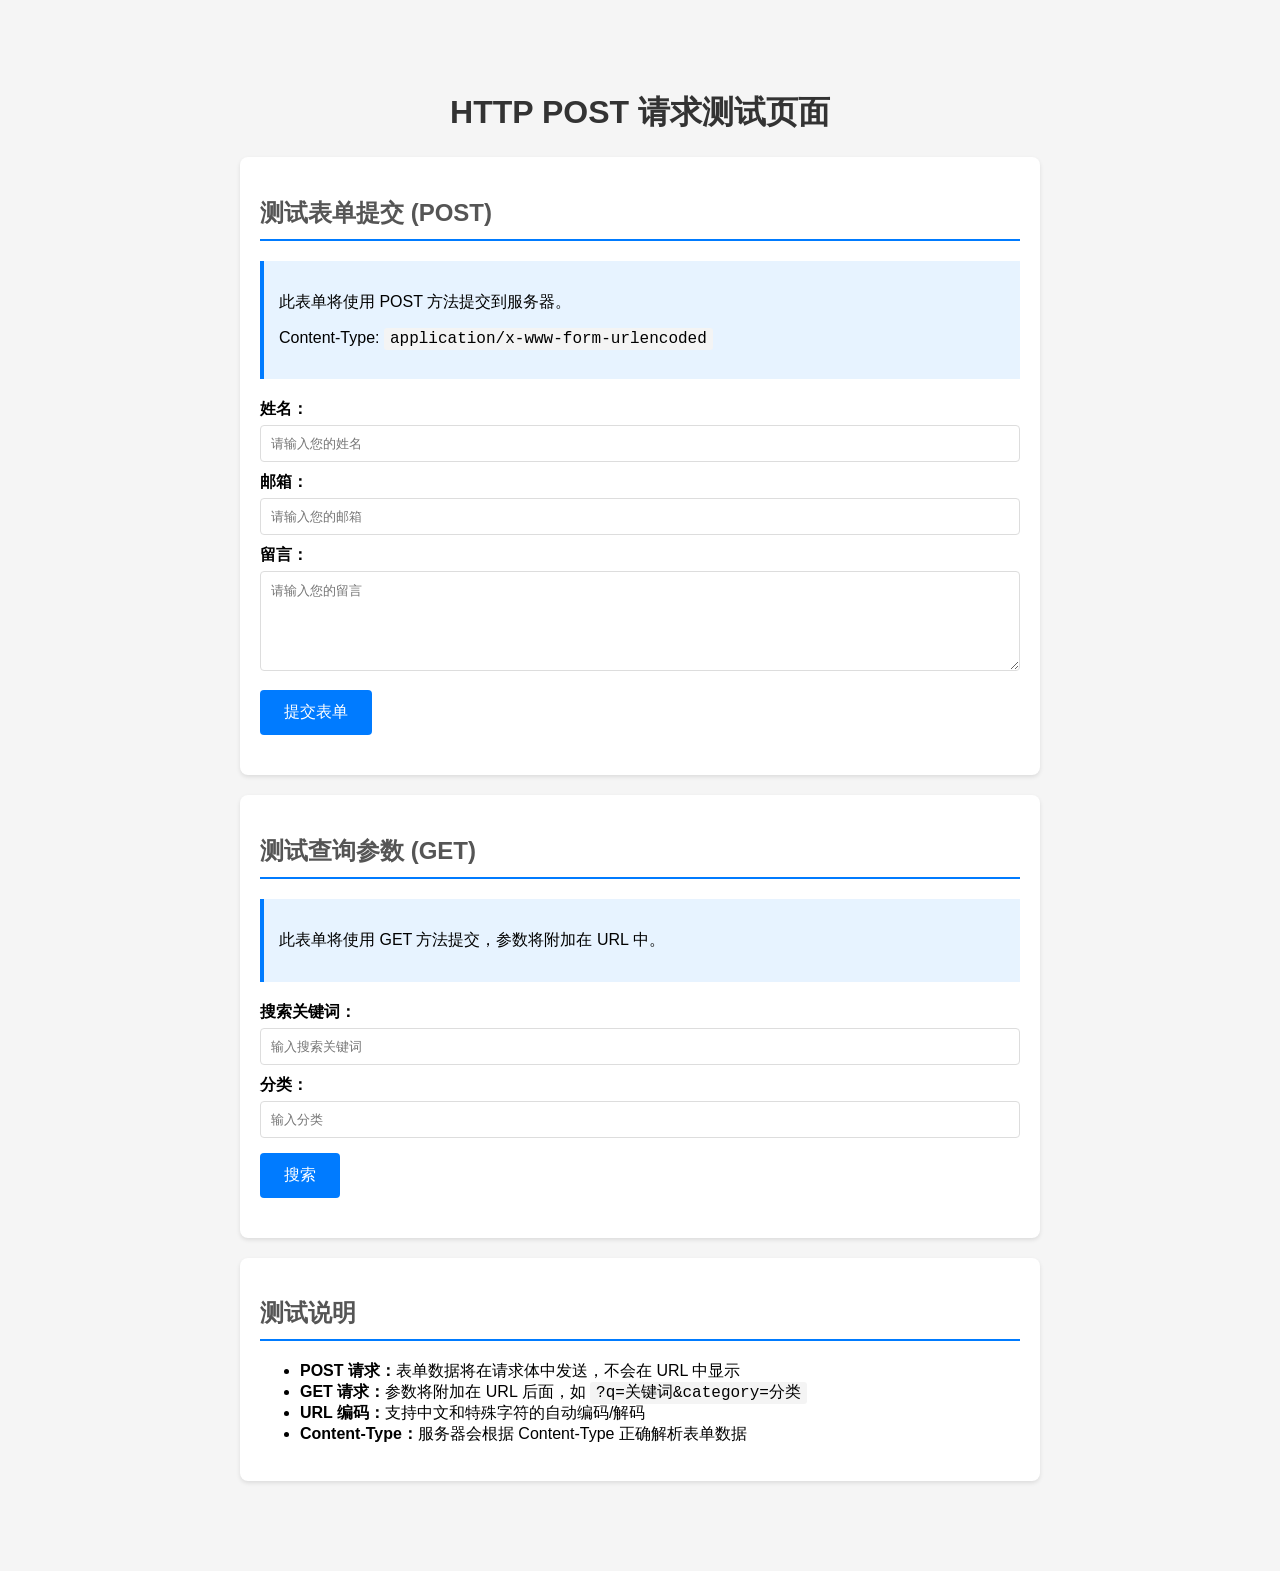
<file: html_docs/test_post.html>
<!DOCTYPE html>
<html lang="zh-CN">
<head>
    <meta charset="UTF-8">
    <meta name="viewport" content="width=device-width, initial-scale=1.0">
    <title>POST请求测试</title>
    <style>
        body {
            font-family: Arial, sans-serif;
            max-width: 800px;
            margin: 50px auto;
            padding: 20px;
            background-color: #f5f5f5;
        }
        h1 {
            color: #333;
            text-align: center;
        }
        .test-section {
            background: white;
            padding: 20px;
            margin: 20px 0;
            border-radius: 8px;
            box-shadow: 0 2px 4px rgba(0,0,0,0.1);
        }
        h2 {
            color: #555;
            border-bottom: 2px solid #007bff;
            padding-bottom: 10px;
        }
        form {
            margin: 20px 0;
        }
        label {
            display: block;
            margin: 10px 0 5px 0;
            font-weight: bold;
        }
        input[type="text"],
        input[type="email"],
        textarea {
            width: 100%;
            padding: 10px;
            border: 1px solid #ddd;
            border-radius: 4px;
            box-sizing: border-box;
        }
        textarea {
            height: 100px;
            resize: vertical;
        }
        button {
            background-color: #007bff;
            color: white;
            padding: 12px 24px;
            border: none;
            border-radius: 4px;
            cursor: pointer;
            font-size: 16px;
            margin-top: 15px;
        }
        button:hover {
            background-color: #0056b3;
        }
        .info {
            background-color: #e7f3ff;
            border-left: 4px solid #007bff;
            padding: 15px;
            margin: 15px 0;
        }
        code {
            background-color: #f4f4f4;
            padding: 2px 6px;
            border-radius: 3px;
            font-family: 'Courier New', monospace;
        }
    </style>
</head>
<body>
    <h1>HTTP POST 请求测试页面</h1>
    
    <div class="test-section">
        <h2>测试表单提交 (POST)</h2>
        <div class="info">
            <p>此表单将使用 POST 方法提交到服务器。</p>
            <p>Content-Type: <code>application/x-www-form-urlencoded</code></p>
        </div>
        <form action="/api/echo" method="POST">
            <label for="name">姓名：</label>
            <input type="text" id="name" name="name" placeholder="请输入您的姓名" required>
            
            <label for="email">邮箱：</label>
            <input type="email" id="email" name="email" placeholder="请输入您的邮箱" required>
            
            <label for="message">留言：</label>
            <textarea id="message" name="message" placeholder="请输入您的留言"></textarea>
            
            <button type="submit">提交表单</button>
        </form>
    </div>

    <div class="test-section">
        <h2>测试查询参数 (GET)</h2>
        <div class="info">
            <p>此表单将使用 GET 方法提交，参数将附加在 URL 中。</p>
        </div>
        <form action="/api/echo" method="GET">
            <label for="search">搜索关键词：</label>
            <input type="text" id="search" name="q" placeholder="输入搜索关键词">
            
            <label for="category">分类：</label>
            <input type="text" id="category" name="category" placeholder="输入分类">
            
            <button type="submit">搜索</button>
        </form>
    </div>

    <div class="test-section">
        <h2>测试说明</h2>
        <ul>
            <li><strong>POST 请求：</strong>表单数据将在请求体中发送，不会在 URL 中显示</li>
            <li><strong>GET 请求：</strong>参数将附加在 URL 后面，如 <code>?q=关键词&category=分类</code></li>
            <li><strong>URL 编码：</strong>支持中文和特殊字符的自动编码/解码</li>
            <li><strong>Content-Type：</strong>服务器会根据 Content-Type 正确解析表单数据</li>
        </ul>
    </div>
</body>
</html>
</file>
